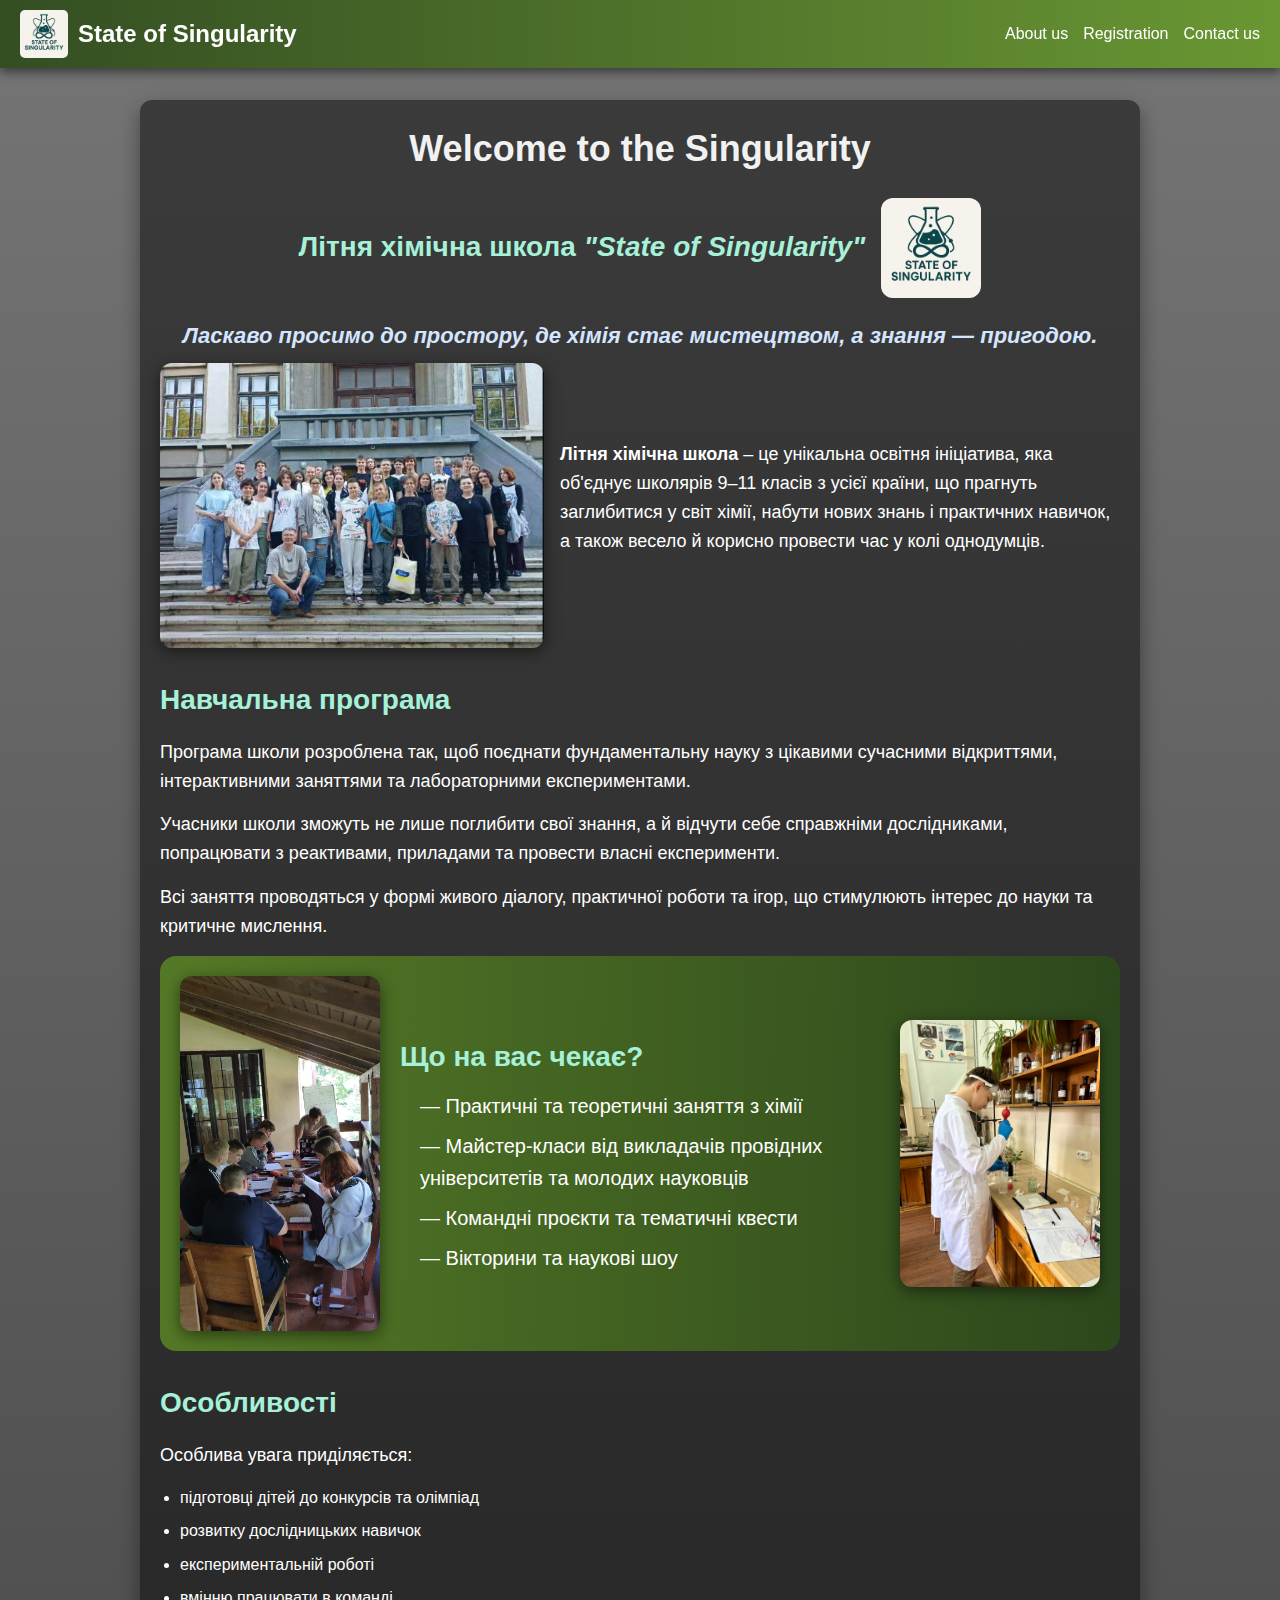
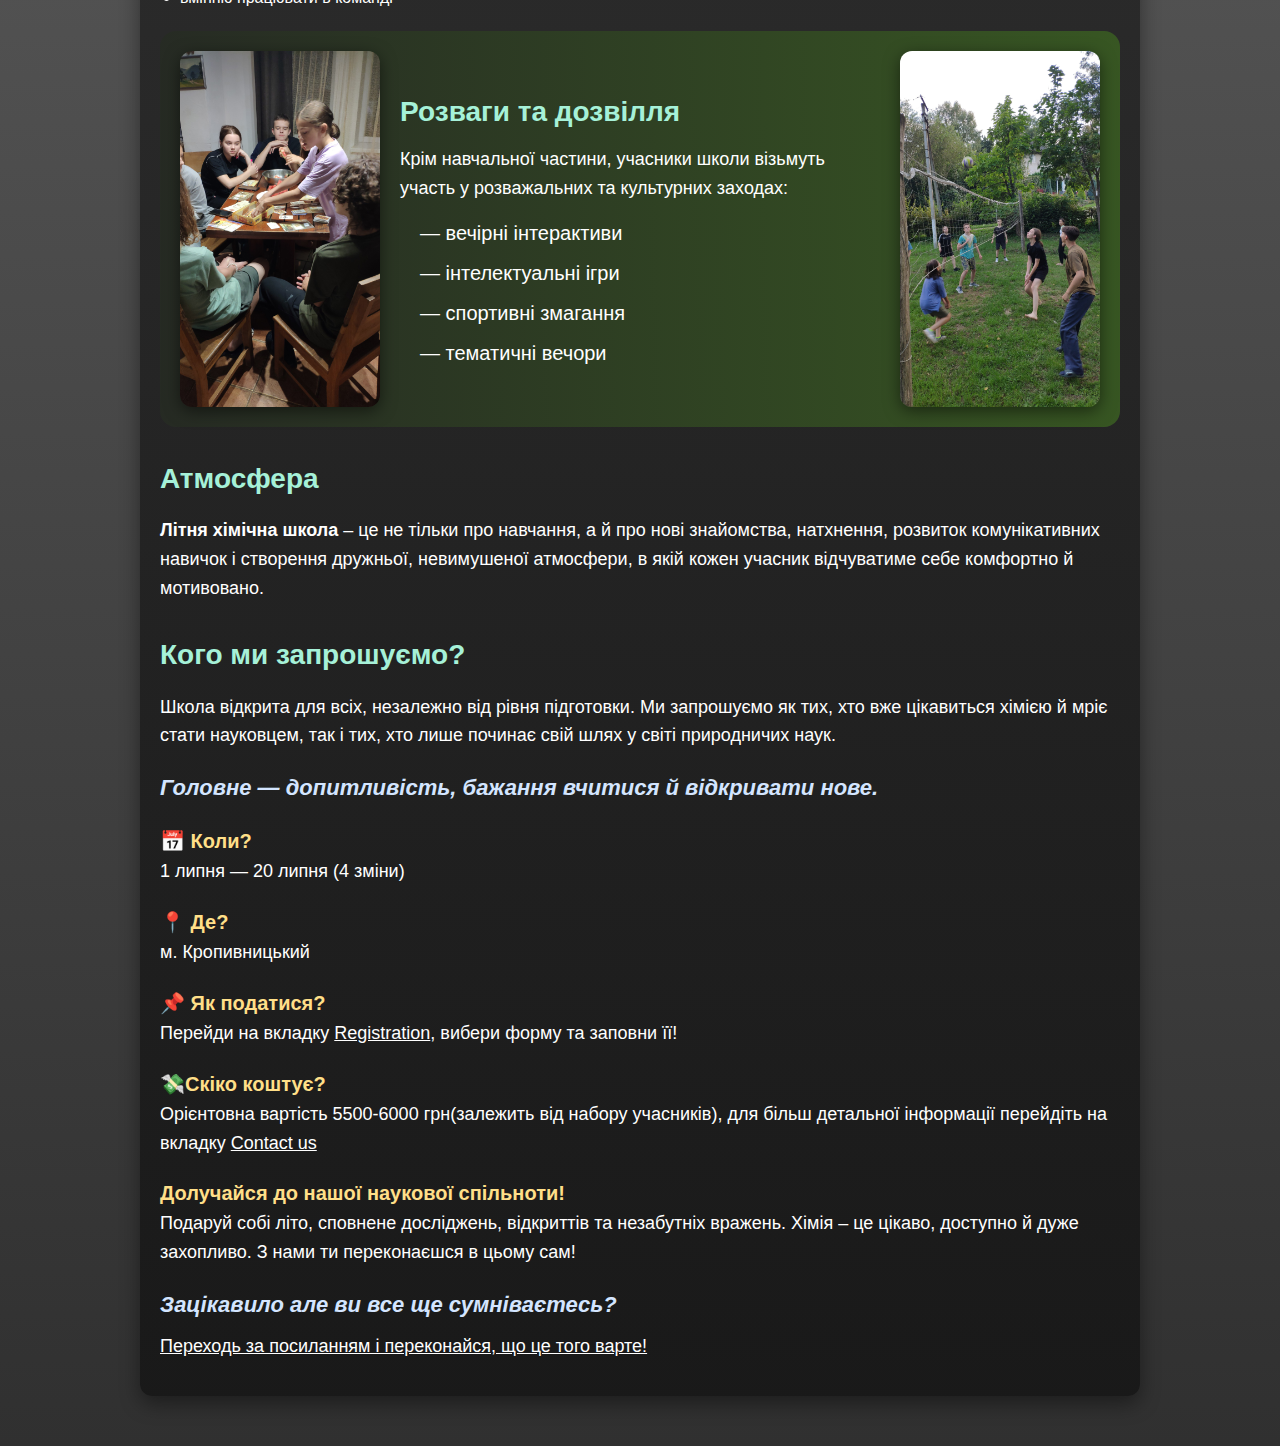
<file: index.html>
<!DOCTYPE html>
<html lang="uk">
<head>
  <meta charset="UTF-8" />
  <meta name="viewport" content="width=device-width, initial-scale=1.0"/>
  <title>State of Singularity</title>
  <link rel="stylesheet" href="style.css" />
</head>
<body>
  <header>
    <div class="header-content">
      <div class="left">
        <img src="photo/ChatGPT Image 3 мая 2025 г., 21_28_20.png" height="50" width="50" alt="Logo">
        <a href="index.html" class="logo-link">
          <h1>State of Singularity</h1>
        </a>
      </div>
      <div class="right">
        <div class="dropdown">
          <button class="dropbtn">About us</button>
          <div class="dropdown-content">
            <a href="our team.html">Our Team</a>
            <a href="our shedule.html">Our Schedule</a>
          </div>
        </div>
        <div class="dropdown">
          <button class="dropbtn">Registration</button>
          <div class="dropdown-content">
            <a href="register-kids.html">For Participants</a>
            <a href="register-workers.html">For Vacancies</a>
          </div>
        </div>
        <a href="contact.html" class="nav-link">Contact us</a>
      </div>
    </div>
  </header>

  <main>
  <h1>Welcome to the Singularity</h1>

<div style="display: flex; align-items: center; justify-content: center; gap: 16px; margin-bottom: 16px;">
  <h2 style="margin: 0;">Літня хімічна школа <em>"State of Singularity"</em></h2>
  <img src="photo/ChatGPT Image 3 мая 2025 г., 21_28_20.png" alt="Логотип" style="height: 100px; width: auto; border-radius: 12px;">
</div>

<h3 style="  text-align: center">Ласкаво просимо до простору, де хімія стає мистецтвом, а знання — пригодою.</h3>

<div style="display: flex; align-items: center; justify-content: center; gap: 16px; margin-bottom: 16px;">
  <img src="photo/школа state of singularity.jpg" style="max-height: 30%;max-width: 40%;object-fit: contain;border-radius: 12px;box-shadow: 0 4px 16px rgba(0,0,0,0.5);">
  <p><strong>Літня хімічна школа</strong> – це унікальна освітня ініціатива, яка об'єднує школярів 9–11 класів з усієї країни, що прагнуть заглибитися у світ хімії, набути нових знань і практичних навичок, а також весело й корисно провести час у колі однодумців.</p>
</div>

  <h2>Навчальна програма</h2>
  <p>Програма школи розроблена так, щоб поєднати фундаментальну науку з цікавими сучасними відкриттями, інтерактивними заняттями та лабораторними експериментами.</p>
  <p>Учасники школи зможуть не лише поглибити свої знання, а й відчути себе справжніми дослідниками, попрацювати з реактивами, приладами та провести власні експерименти.</p>

  <p>Всі заняття проводяться у формі живого діалогу, практичної роботи та ігор, що стимулюють інтерес до науки та критичне мислення.</p>
  
<div style="background: linear-gradient(to right, rgba(88, 129, 37, 0.9), rgba(45, 74, 26, 0.9)); border-radius: 16px; padding: 20px;">
  <div style="display: flex; align-items: center; justify-content: space-between; flex-wrap: wrap; gap: 20px;">
    
    <img src="photo/що вас чекає 1.jpg" style="width: 200px; height: auto; border-radius: 12px; box-shadow: 0 4px 16px rgba(0,0,0,0.5); flex-shrink: 0;">

    <div style="flex: 1; min-width: 250px; display: flex; flex-direction: column; justify-content: center; text-align: left; font-size: 20px; line-height: 1.6;">
      <h2 style="margin-bottom: 10px;">Що на вас чекає?</h2>
      <ul style="list-style-type: none; padding-left: 0;">
        <li>— Практичні та теоретичні заняття з хімії</li>
        <li>— Майстер-класи від викладачів провідних університетів та молодих науковців</li>
        <li>— Командні проєкти та тематичні квести</li>
        <li>— Вікторини та наукові шоу</li>
      </ul>
    </div>

    <img src="photo/що вас чекає 2.jpg" style="width: 200px; height: auto; border-radius: 12px; box-shadow: 0 4px 16px rgba(0,0,0,0.5); flex-shrink: 0;">
  
  </div>
</div>
  
    <h2>Особливості</h2>
        <p>Особлива увага приділяється:</p>
        <ul>
          <li>підготовці дітей до конкурсів та олімпіад</li>
          <li>розвитку дослідницьких навичок</li>
          <li>експериментальній роботі</li>
          <li>вмінню працювати в команді</li>
        </ul>

<div style="background: linear-gradient(to right, rgba(38, 43, 35, 0.9), rgba(57, 91, 34, 0.9)); border-radius: 16px; padding: 20px;">
  <div style="display: flex; align-items: center; justify-content: space-between; flex-wrap: wrap; gap: 20px;">
    
    <img src="photo/особливості 1.jpg" style="width: 200px; height: auto; border-radius: 12px; box-shadow: 0 4px 16px rgba(0,0,0,0.5); flex-shrink: 0;">

    <div style="flex: 1; min-width: 250px; display: flex; flex-direction: column; justify-content: center; text-align: left; font-size: 20px; line-height: 1.6;">
      <h2 style="margin-bottom: 10px;">Розваги та дозвілля</h2>
      <p>Крім навчальної частини, учасники школи візьмуть участь у розважальних та культурних заходах:</p>
      <ul style="list-style-type: none; padding-left: 0;">
        <li>— вечірні інтерактиви</li>
        <li>— інтелектуальні ігри</li>
        <li>— спортивні змагання</li>
        <li>— тематичні вечори</li>
      </ul>
    </div>

    <img src="photo/особливості 2.jpg" style="width: 200px; height: auto; border-radius: 12px; box-shadow: 0 4px 16px rgba(0,0,0,0.5); flex-shrink: 0;">
  
  </div>
</div>


  <h2>Атмосфера</h2>
  <p><strong>Літня хімічна школа</strong> – це не тільки про навчання, а й про нові знайомства, натхнення, розвиток комунікативних навичок і створення дружньої, невимушеної атмосфери, в якій кожен учасник відчуватиме себе комфортно й мотивовано.</p>

  <h2>Кого ми запрошуємо?</h2>
  <p>Школа відкрита для всіх, незалежно від рівня підготовки. Ми запрошуємо як тих, хто вже цікавиться хімією й мріє стати науковцем, так і тих, хто лише починає свій шлях у світі природничих наук.</p>

  <h3>Головне — допитливість, бажання вчитися й відкривати нове.</h3>
  <h4>📅 Коли?</h4>
    <p>1 липня — 20 липня (4 зміни)</p>

    <h4>📍 Де?</h4>
    <p>м. Кропивницький</p>

    <h4>📌 Як податися?</h4>
    <p>
      Перейди на вкладку <a href="register-kids.html" style="color: inherit;">Registration</a>, вибери форму та заповни її!
    </p>

    <h4>💸Скіко коштує?</h4>
    <p>Орієнтовна вартість 5500-6000 грн(залежить від набору учасників), для більш детальної інформації перейдіть на вкладку <a href="contact.html" style="color: inherit;">Contact us</a></p>
  
  <h4>Долучайся до нашої наукової спільноти!</h4>
  <p>Подаруй собі літо, сповнене досліджень, відкриттів та незабутніх вражень. Хімія – це цікаво, доступно й дуже захопливо. З нами ти переконаєшся в цьому сам!</p>
    <h3>Зацікавило але ви все ще сумніваєтесь? </h3>
    <p><a href="our shedule.html" style="color: inherit;">Переходь за посиланням і переконайся, що це того варте!</a></p>
  </main>
</body>
</html>
</file>
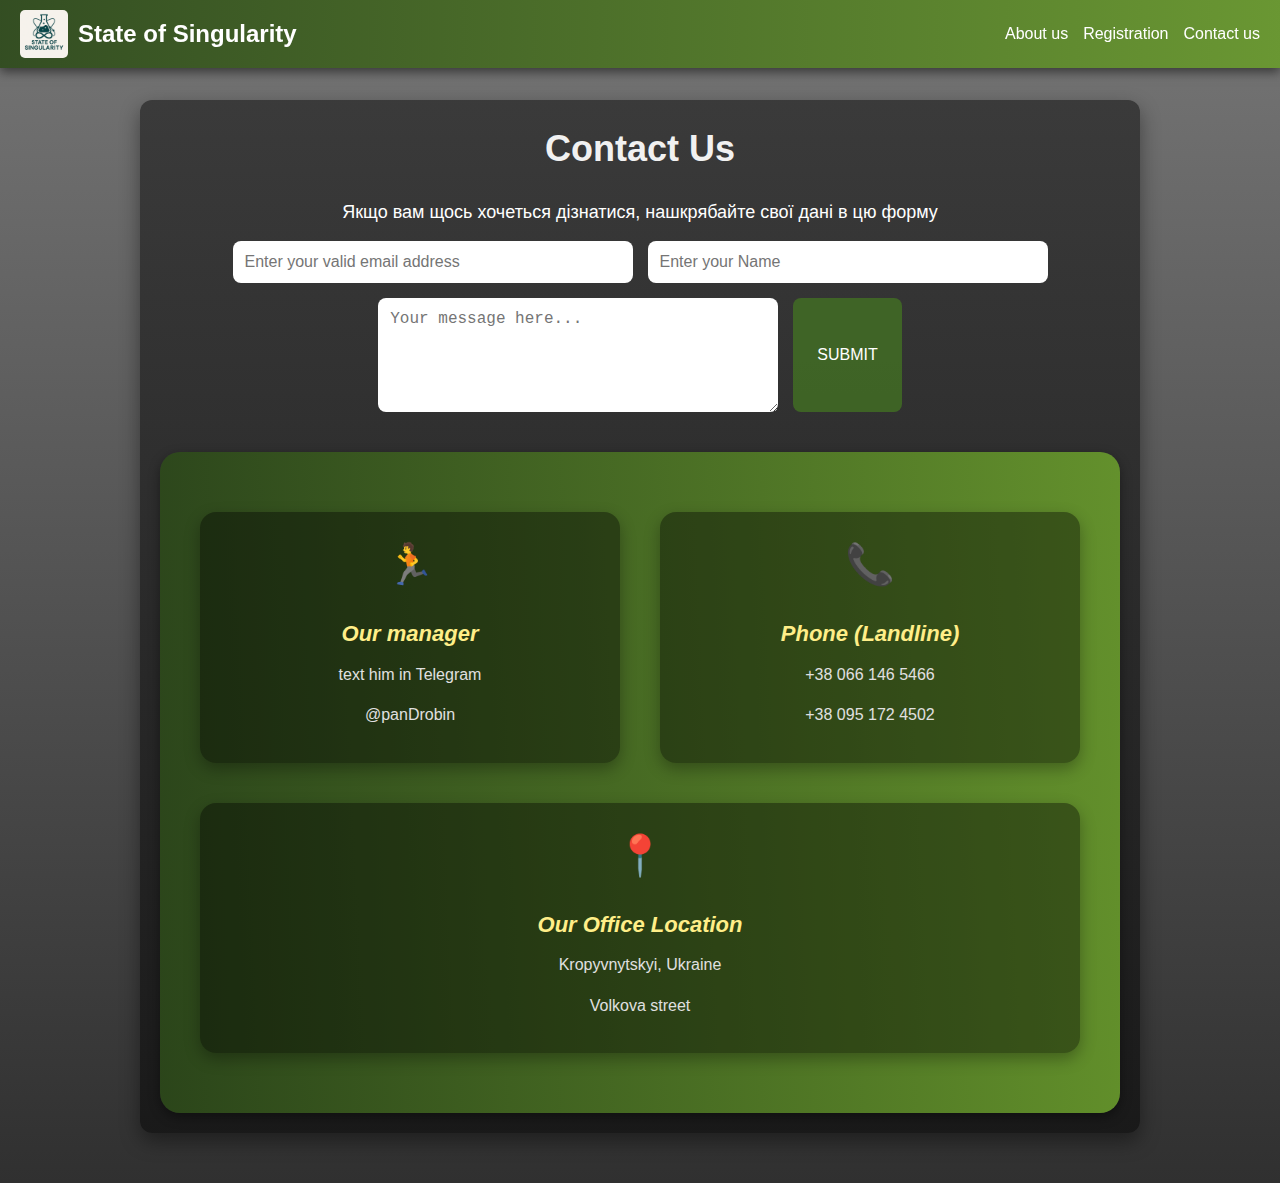
<file: contact.html>
<!DOCTYPE html>
<html lang="en">
<head>
    <meta charset="UTF-8">
    <meta name="viewport" content="width=device-width, initial-scale=1.0">
    <title>Document</title>
    <link rel="stylesheet" href="style.css" />
    <style>
      main p{
        text-align: center;
      }
    </style>
</head>
<body>
  <header>
    <div class="header-content">
      <div class="left">
        <img src="photo/ChatGPT Image 3 мая 2025 г., 21_28_20.png" height="50" width="50" alt="Logo">
        <a href="index.html" class="logo-link">
          <h1>State of Singularity</h1>
        </a>
      </div>
      <div class="right">
        <div class="dropdown">
          <button class="dropbtn">About us</button>
          <div class="dropdown-content">
            <a href="our team.html">Our Team</a>
            <a href="our shedule.html">Our Schedule</a>
          </div>
        </div>
        <div class="dropdown">
          <button class="dropbtn">Registration</button>
          <div class="dropdown-content">
            <a href="register-kids.html">For Participants</a>
            <a href="register-workers.html">For Vacancies</a>
          </div>
        </div>
        <a href="contact.html" class="nav-link">Contact us</a>
      </div>
    </div>
  </header>
      <main>
        <h1>Contact Us</h1>
        <p>Якщо вам щось хочеться дізнатися, нашкрябайте свої дані в цю форму</p>
        <form action="https://formsubmit.co/zhytnii2377@nauklit.kr.ua" method="POST" class="contact-form">
          <input type="email" name="email" placeholder="Enter your valid email address" required>
          <input type="text" name="name" placeholder="Enter your Name" required>
          <textarea name="message" placeholder="Your message here..." rows="5" required></textarea>
          <button type="submit">SUBMIT</button>
        </form>
        <div class="contact-container">
          <div class="contact-box">
            <div class="contact-icon">🏃</div>
            <h3>Our manager</h3>
            <p>text him in Telegram</p>
            <p>@panDrobin</p>
          </div>
          <div class="contact-box">
            <div class="contact-icon">📞</div>
            <h3>Phone (Landline)</h3>
            <p>+38 066 146 5466</p>
            <p>+38 095 172 4502</p>
          </div>
          <div class="contact-box">
            <div class="contact-icon">📍</div>
            <h3>Our Office Location</h3>
            <p>Kropyvnytskyi, Ukraine</p>
            <p>Volkova street</p>
          </div>
        </div>
      </main>
    </body>
</html>
</file>
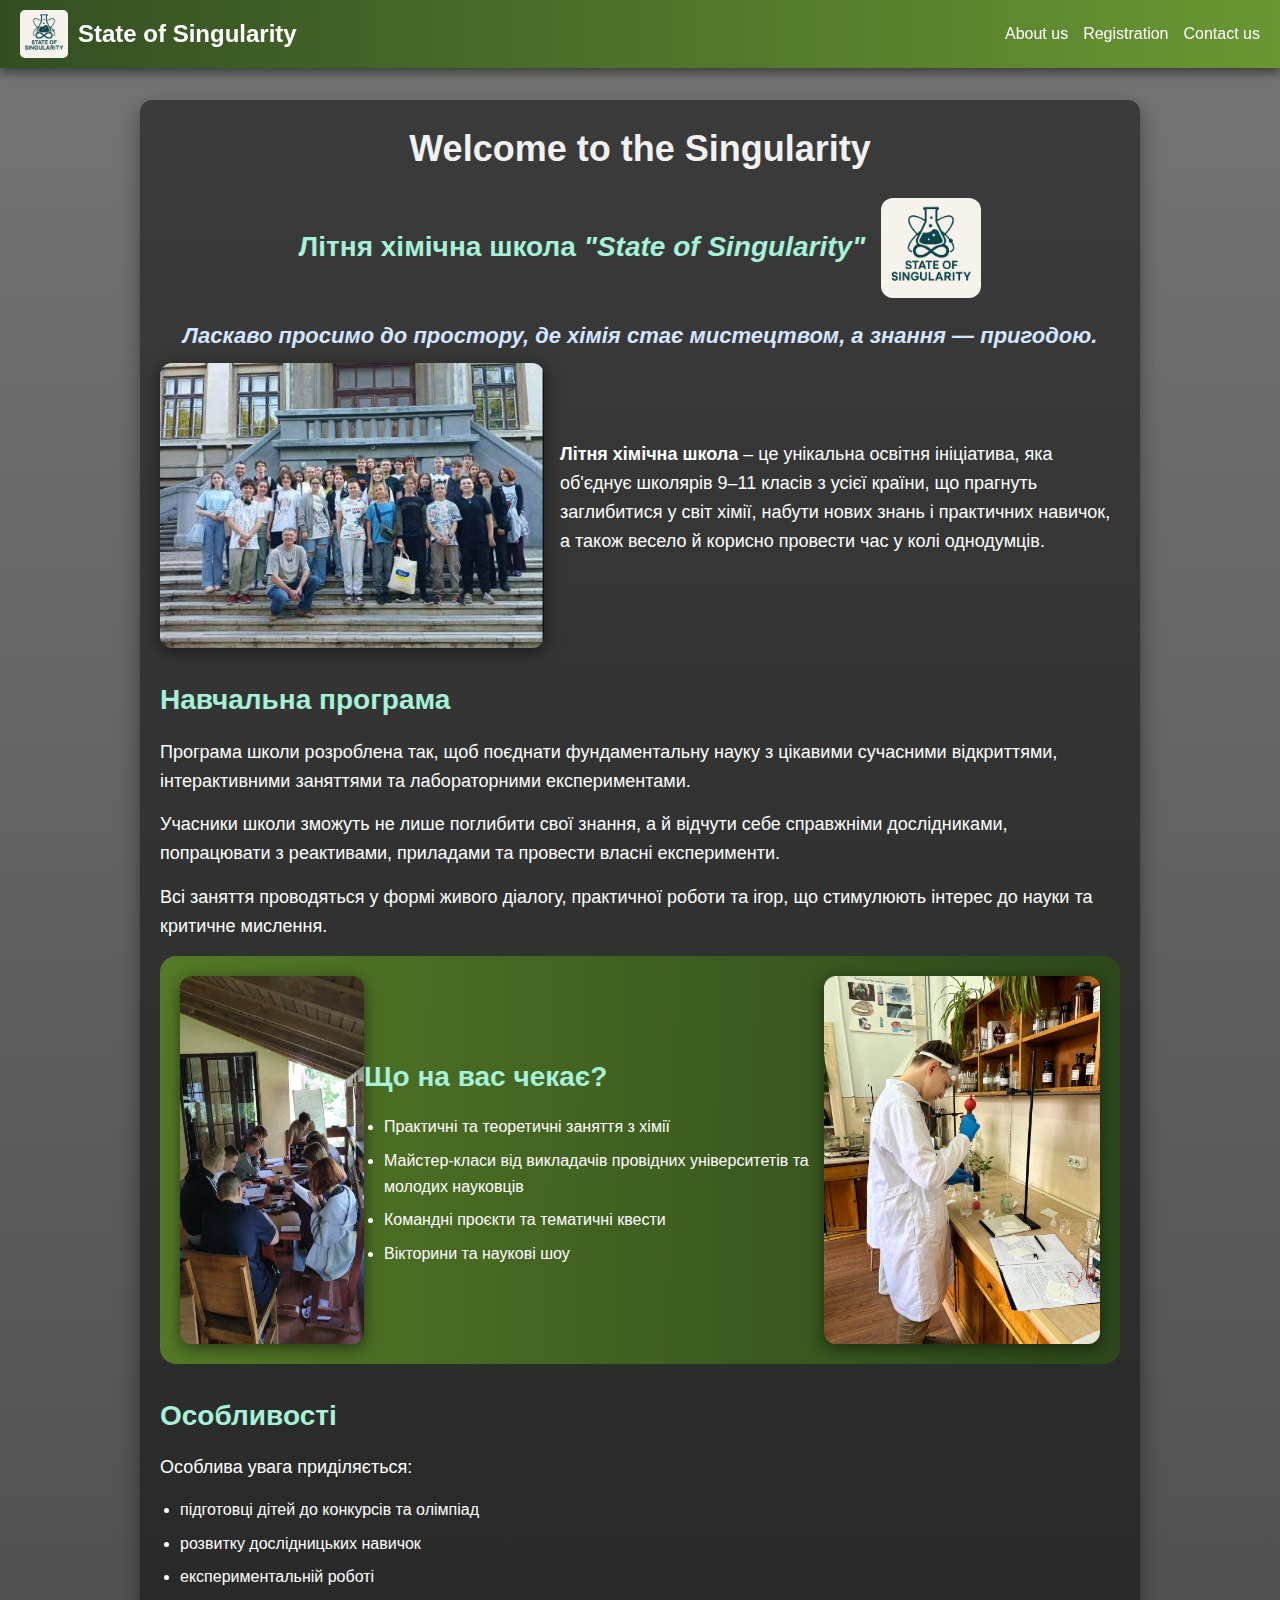
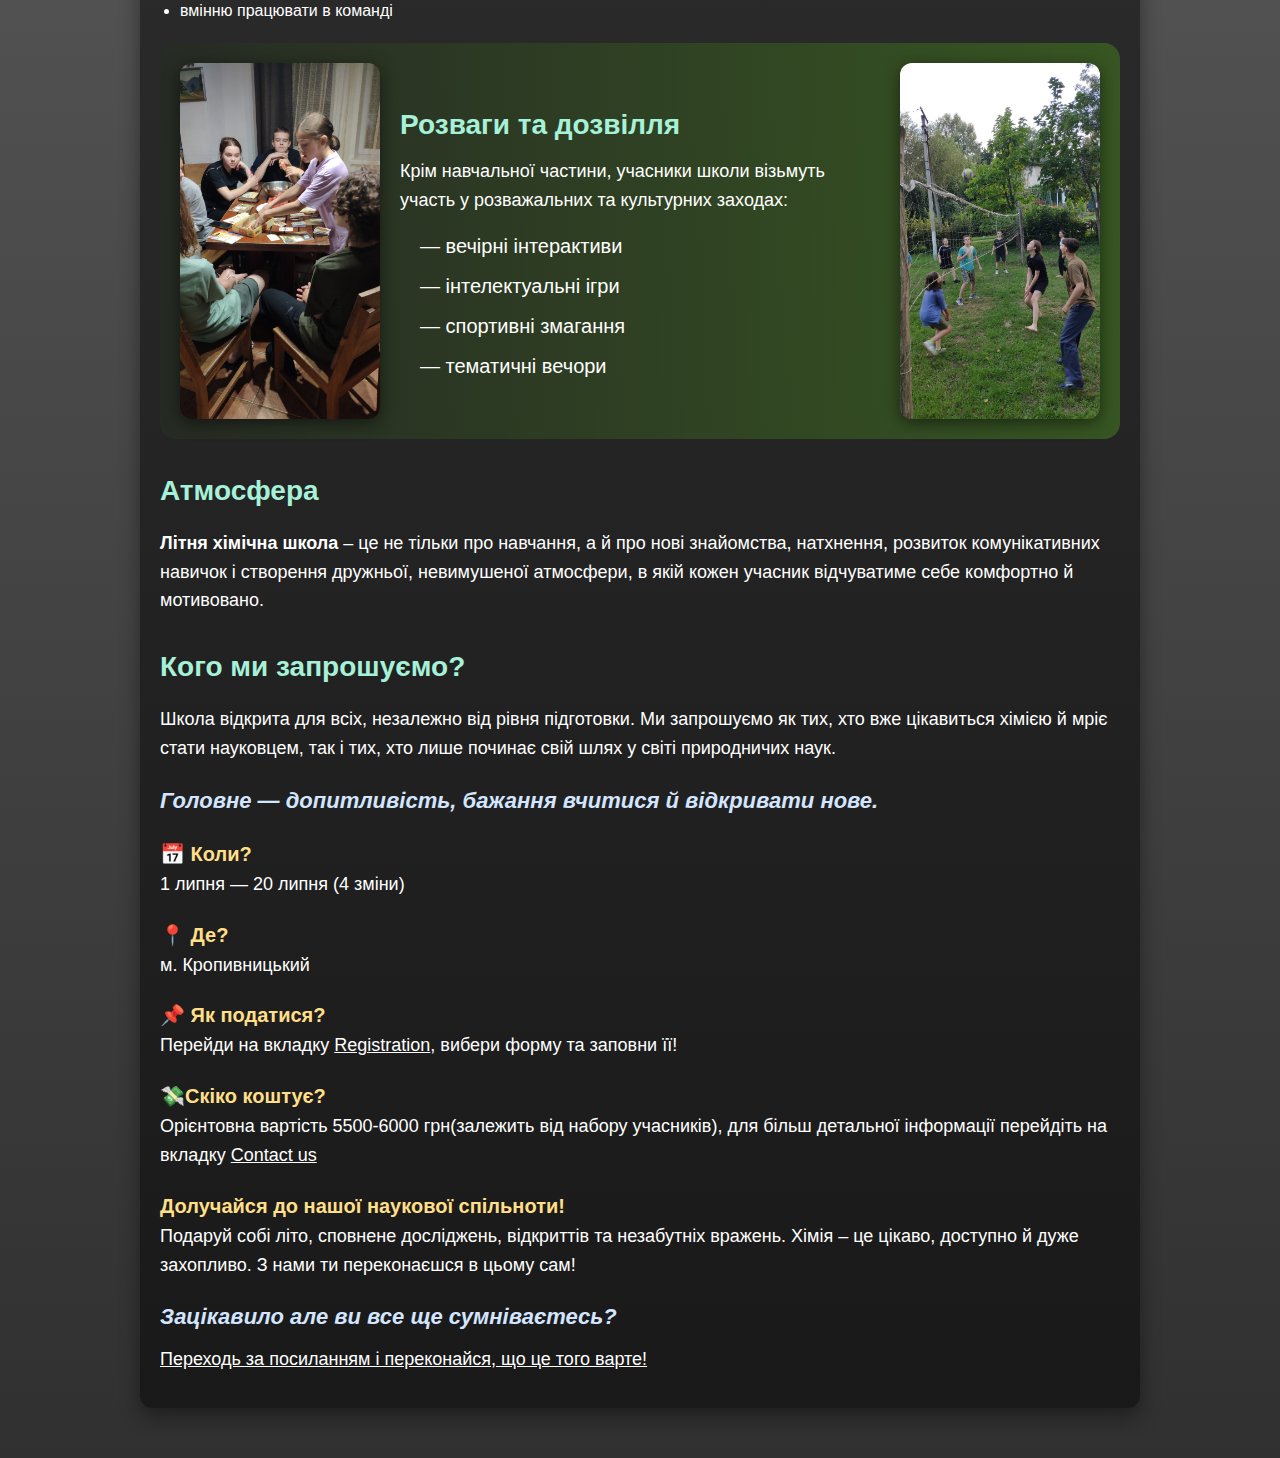
<file: main.html>
<!DOCTYPE html>
<html lang="uk">
<head>
  <meta charset="UTF-8" />
  <meta name="viewport" content="width=device-width, initial-scale=1.0"/>
  <title>State of Singularity</title>
  <link rel="stylesheet" href="style.css" />
</head>
<body>
  <header>
    <div class="header-content">
      <div class="left">
        <img src="photo/ChatGPT Image 3 мая 2025 г., 21_28_20.png" height="50" width="50" alt="Logo">
        <a href="main.html" class="logo-link">
          <h1>State of Singularity</h1>
        </a>
      </div>
      <div class="right">
        <div class="dropdown">
          <button class="dropbtn">About us</button>
          <div class="dropdown-content">
            <a href="our team.html">Our Team</a>
            <a href="our shedule.html">Our Schedule</a>
          </div>
        </div>
        <div class="dropdown">
          <button class="dropbtn">Registration</button>
          <div class="dropdown-content">
            <a href="register-kids.html">For Participants</a>
            <a href="register-workers.html">For Vacancies</a>
          </div>
        </div>
        <a href="contact.html" class="nav-link">Contact us</a>
      </div>
    </div>
  </header>

  <main>
  <h1>Welcome to the Singularity</h1>

<div style="display: flex; align-items: center; justify-content: center; gap: 16px; margin-bottom: 16px;">
  <h2 style="margin: 0;">Літня хімічна школа <em>"State of Singularity"</em></h2>
  <img src="photo/ChatGPT Image 3 мая 2025 г., 21_28_20.png" alt="Логотип" style="height: 100px; width: auto; border-radius: 12px;">
</div>

<h3 style="  text-align: center">Ласкаво просимо до простору, де хімія стає мистецтвом, а знання — пригодою.</h3>

<div style="display: flex; align-items: center; justify-content: center; gap: 16px; margin-bottom: 16px;">
  <img src="photo/школа state of singularity.jpg" style="max-height: 30%;max-width: 40%;object-fit: contain;border-radius: 12px;box-shadow: 0 4px 16px rgba(0,0,0,0.5);">
  <p><strong>Літня хімічна школа</strong> – це унікальна освітня ініціатива, яка об'єднує школярів 9–11 класів з усієї країни, що прагнуть заглибитися у світ хімії, набути нових знань і практичних навичок, а також весело й корисно провести час у колі однодумців.</p>
</div>

  <h2>Навчальна програма</h2>
  <p>Програма школи розроблена так, щоб поєднати фундаментальну науку з цікавими сучасними відкриттями, інтерактивними заняттями та лабораторними експериментами.</p>
  <p>Учасники школи зможуть не лише поглибити свої знання, а й відчути себе справжніми дослідниками, попрацювати з реактивами, приладами та провести власні експерименти.</p>

  <p>Всі заняття проводяться у формі живого діалогу, практичної роботи та ігор, що стимулюють інтерес до науки та критичне мислення.</p>
  
  <div style="background: linear-gradient(to right,rgba(88, 129, 37, 0.9),rgb(45, 74, 26,0.9));border-radius: 16px;padding: 20px;margin-bottom: 20px;">
    <div style="display: flex;align-items: stretch; justify-content: space-between;">
      <img src="photo/що вас чекає 1.jpg" style="max-height: 10%;max-width: 20%; border-radius: 12px;box-shadow: 0 4px 16px rgba(0,0,0,0.5);">
      <div style="display: flex;flex-direction: column;justify-content: center;text-align: left;font-size: 100%;line-height: 1.6;">
        <h2>Що на вас чекає?</h2>
        <ul>
        <li>Практичні та теоретичні заняття з хімії</li>
        <li>Майстер-класи від викладачів провідних університетів та молодих науковців</li>
        <li>Командні проєкти та тематичні квести</li>
        <li>Вікторини та наукові шоу</li>
      </ul>
      </div>
      <img src="photo/що вас чекає 2.jpg" style="max-height: 10%;max-width: 30%;;border-radius: 12px;box-shadow: 0 4px 16px rgba(0,0,0,0.5);">
    </div>
  </div>
  
  <h2>Особливості</h2>
        <p>Особлива увага приділяється:</p>
        <ul>
          <li>підготовці дітей до конкурсів та олімпіад</li>
          <li>розвитку дослідницьких навичок</li>
          <li>експериментальній роботі</li>
          <li>вмінню працювати в команді</li>
        </ul>

  <div style="background: linear-gradient(to right, rgba(38, 43, 35, 0.9), rgba(57, 91, 34, 0.9)); border-radius: 16px; padding: 20px;">
  <div style="display: flex; align-items: center; justify-content: space-between; flex-wrap: wrap; gap: 20px;">
    
    <img src="photo/особливості 1.jpg" style="width: 200px; height: auto; border-radius: 12px; box-shadow: 0 4px 16px rgba(0,0,0,0.5); flex-shrink: 0;">

    <div style="flex: 1; min-width: 250px; display: flex; flex-direction: column; justify-content: center; text-align: left; font-size: 20px; line-height: 1.6;">
      <h2 style="margin-bottom: 10px;">Розваги та дозвілля</h2>
      <p>Крім навчальної частини, учасники школи візьмуть участь у розважальних та культурних заходах:</p>
      <ul style="list-style-type: none; padding-left: 0;">
        <li>— вечірні інтерактиви</li>
        <li>— інтелектуальні ігри</li>
        <li>— спортивні змагання</li>
        <li>— тематичні вечори</li>
      </ul>
    </div>

    <img src="photo/особливості 2.jpg" style="width: 200px; height: auto; border-radius: 12px; box-shadow: 0 4px 16px rgba(0,0,0,0.5); flex-shrink: 0;">
  
  </div>
</div>


  <h2>Атмосфера</h2>
  <p><strong>Літня хімічна школа</strong> – це не тільки про навчання, а й про нові знайомства, натхнення, розвиток комунікативних навичок і створення дружньої, невимушеної атмосфери, в якій кожен учасник відчуватиме себе комфортно й мотивовано.</p>

  <h2>Кого ми запрошуємо?</h2>
  <p>Школа відкрита для всіх, незалежно від рівня підготовки. Ми запрошуємо як тих, хто вже цікавиться хімією й мріє стати науковцем, так і тих, хто лише починає свій шлях у світі природничих наук.</p>

  <h3>Головне — допитливість, бажання вчитися й відкривати нове.</h3>
  <h4>📅 Коли?</h4>
    <p>1 липня — 20 липня (4 зміни)</p>

    <h4>📍 Де?</h4>
    <p>м. Кропивницький</p>

    <h4>📌 Як податися?</h4>
    <p>
      Перейди на вкладку <a href="register-kids.html" style="color: inherit;">Registration</a>, вибери форму та заповни її!
    </p>

    <h4>💸Скіко коштує?</h4>
    <p>Орієнтовна вартість 5500-6000 грн(залежить від набору учасників), для більш детальної інформації перейдіть на вкладку <a href="contact.html" style="color: inherit;">Contact us</a></p>
  
  <h4>Долучайся до нашої наукової спільноти!</h4>
  <p>Подаруй собі літо, сповнене досліджень, відкриттів та незабутніх вражень. Хімія – це цікаво, доступно й дуже захопливо. З нами ти переконаєшся в цьому сам!</p>
    <h3>Зацікавило але ви все ще сумніваєтесь? </h3>
    <p><a href="our shedule.html" style="color: inherit;">Переходь за посиланням і переконайся, що це того варте!</a></p>
  </main>
</body>
</html>
</file>
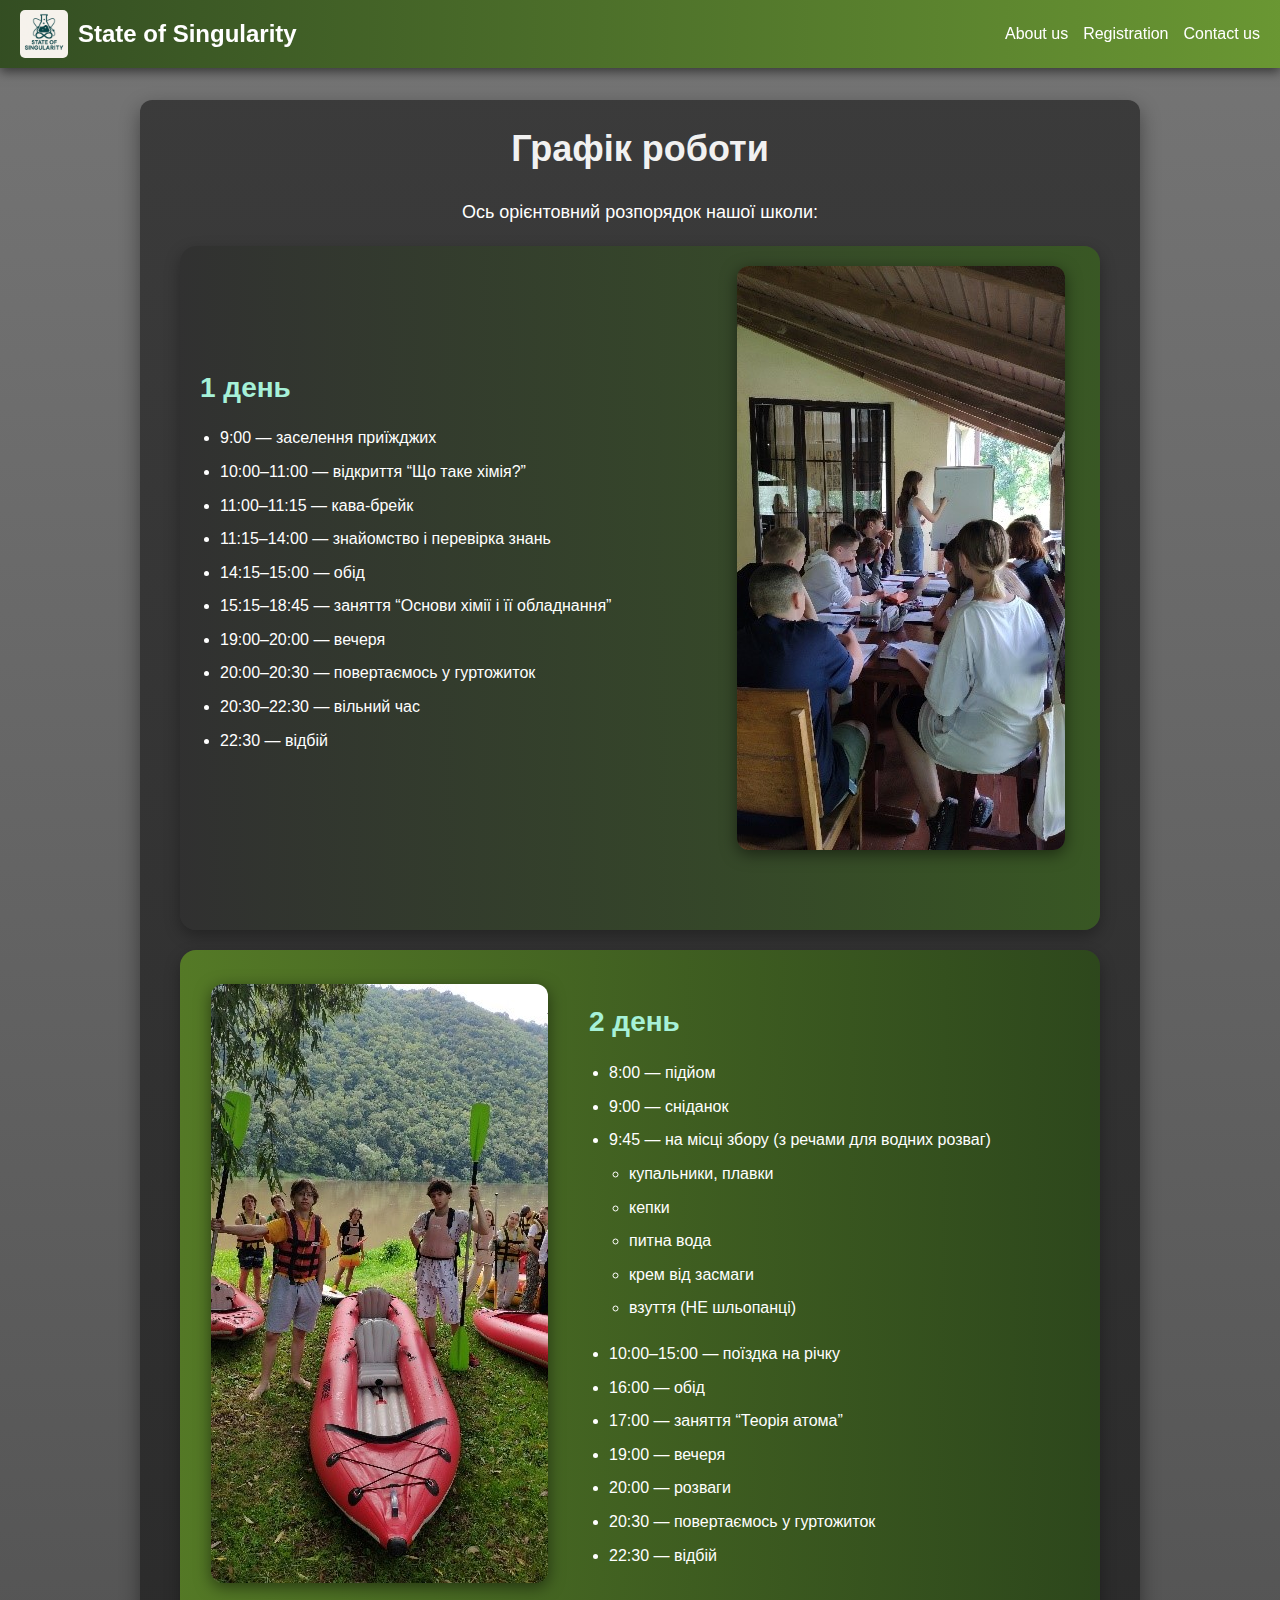
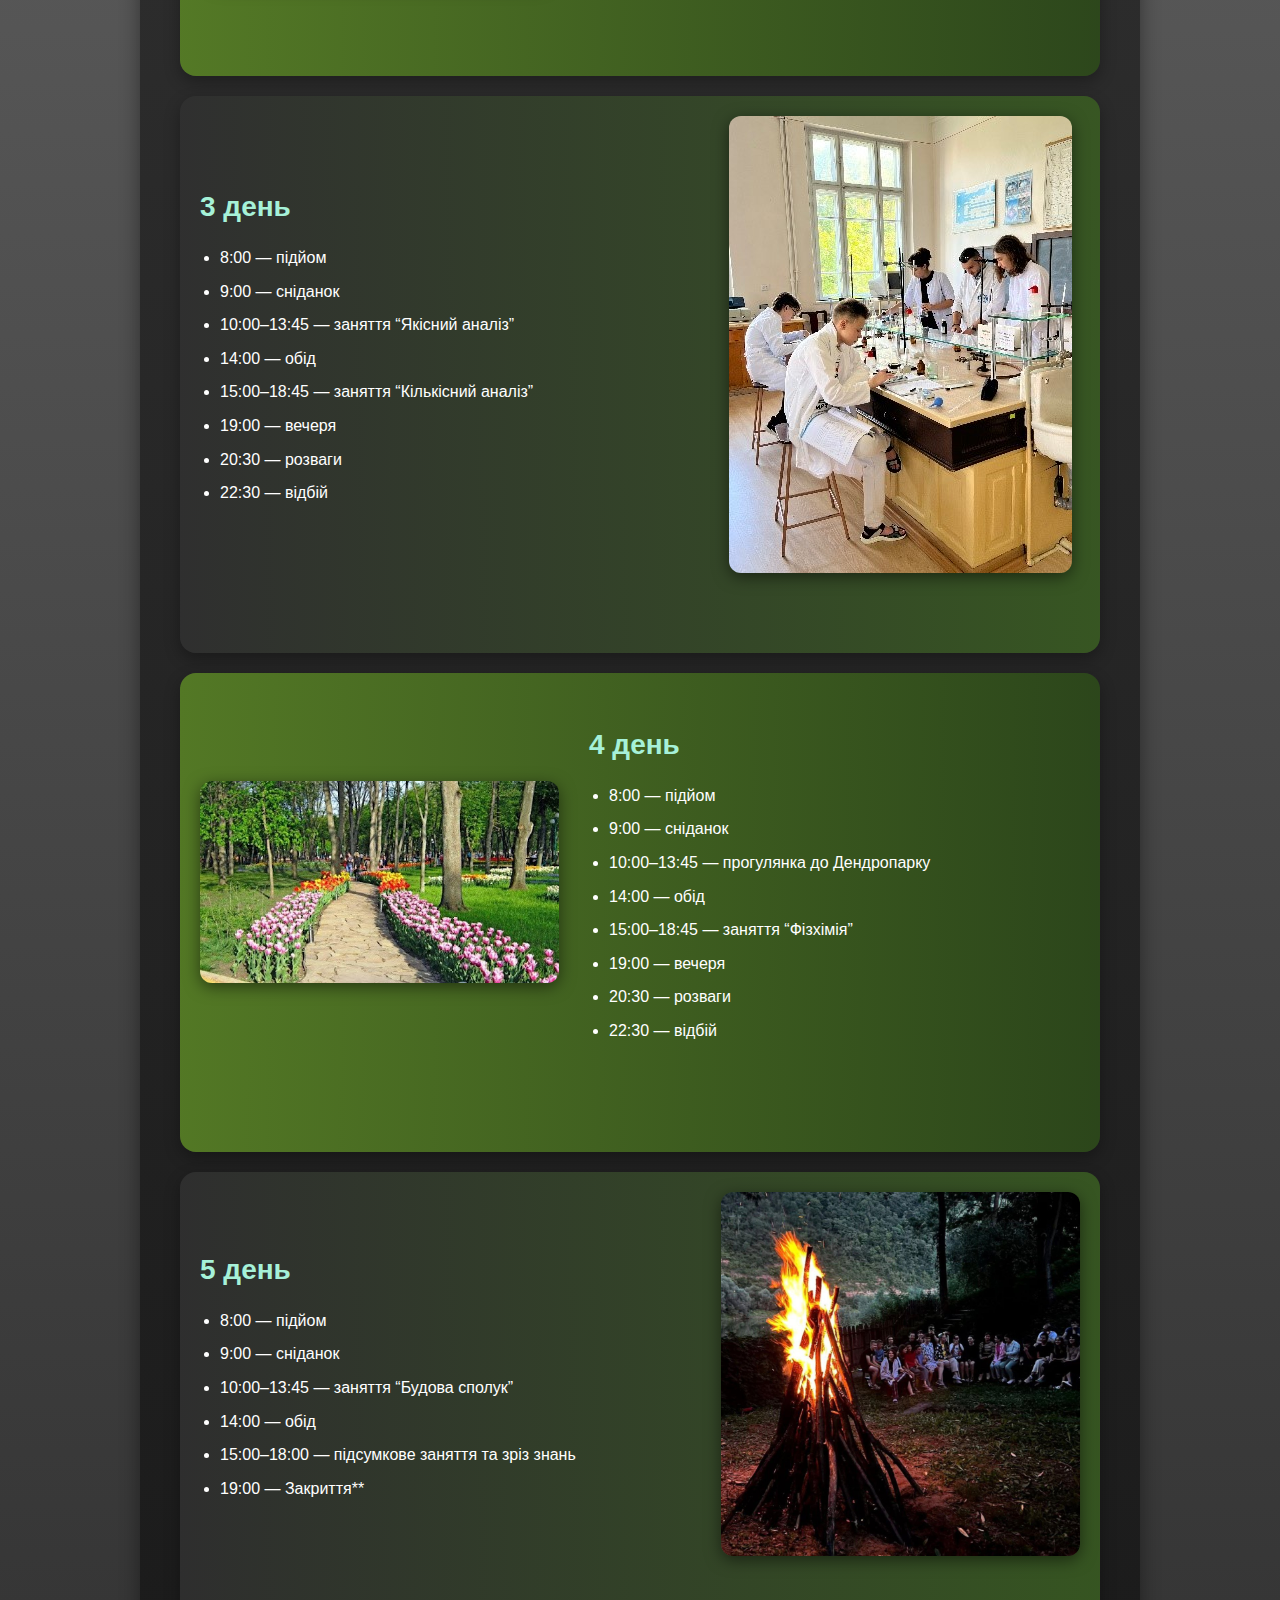
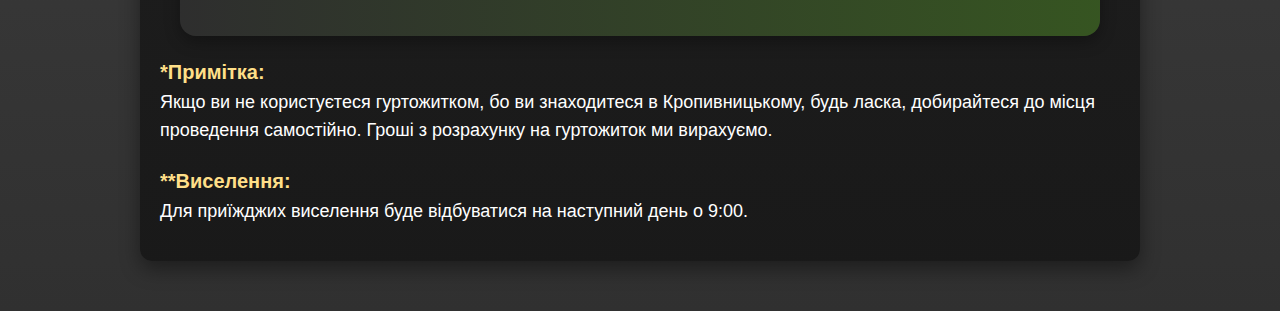
<file: our shedule.html>
<!DOCTYPE html>
<html lang="uk">
<head>
  <meta charset="UTF-8" />
  <meta name="viewport" content="width=device-width, initial-scale=1.0"/>
  <title>State of Singularity</title>
  <link rel="stylesheet" href="style.css" />
  
</head>
<body>
  <header>
    <div class="header-content">
      <div class="left">
        <img src="photo/ChatGPT Image 3 мая 2025 г., 21_28_20.png" height="50" width="50" alt="Logo">
        <a href="index.html" class="logo-link">
          <h1>State of Singularity</h1>
        </a>
      </div>
      <div class="right">
        <div class="dropdown">
          <button class="dropbtn">About us</button>
          <div class="dropdown-content">
            <a href="our team.html">Our Team</a>
            <a href="our shedule.html">Our Schedule</a>
          </div>
        </div>
        <div class="dropdown">
          <button class="dropbtn">Registration</button>
          <div class="dropdown-content">
            <a href="register-kids.html">For Participants</a>
            <a href="register-workers.html">For Vacancies</a>
          </div>
        </div>
        <a href="contact.html" class="nav-link">Contact us</a>
      </div>
    </div>
  </header>

 <main>
  <h1>Графік роботи</h1>
  <p style="text-align: center;">Ось орієнтовний розпорядок нашої школи:</p>

  <div class="day-box-left">
    <div class="day-container left-text">
      <div class="text">
        <h2>1 день</h2>
        <ul>
          <li>9:00 — заселення приїжджих</li>
          <li>10:00–11:00 — відкриття “Що таке хімія?”</li>
          <li>11:00–11:15 — кава-брейк</li>
          <li>11:15–14:00 — знайомство і перевірка знань</li>
          <li>14:15–15:00 — обід</li>
          <li>15:15–18:45 — заняття “Основи хімії і її обладнання”</li>
          <li>19:00–20:00 — вечеря</li>
          <li>20:00–20:30 — повертаємось у гуртожиток</li>
          <li>20:30–22:30 — вільний час</li>
          <li>22:30 — відбій</li>
        </ul>
      </div>
      <div class="photo">
        <img src="photo/1 день.jpg" alt="Фото дня 1">
      </div>
    </div>
  </div>
  
  <div class="day-box-right">
    <div class="day-container text-right">
    <div class="photo">
      <img src="photo/2 день.jpg" alt="Фото дня 2">
    </div>
    <div class="text">
      <h2>2 день</h2>
      <ul>
        <li>8:00 — підйом</li>
        <li>9:00 — сніданок</li>
        <li>9:45 — на місці збору (з речами для водних розваг)</li>
        <ul>
          <li>купальники, плавки</li>
          <li>кепки</li>
          <li>питна вода</li>
          <li>крем від засмаги</li>
          <li>взуття (НЕ шльопанці)</li>
        </ul>
        <li>10:00–15:00 — поїздка на річку</li>
        <li>16:00 — обід</li>
        <li>17:00 — заняття “Теорія атома”</li>
        <li>19:00 — вечеря</li>
        <li>20:00 — розваги</li>
        <li>20:30 — повертаємось у гуртожиток</li>
        <li>22:30 — відбій</li>
      </ul>
    </div>
  </div>
  </div>

  <div class="day-box-left">
    <div class="day-container left-text">
    <div class="text">
      <h2>3 день</h2>
      <ul>
        <li>8:00 — підйом</li>
        <li>9:00 — сніданок</li>
        <li>10:00–13:45 — заняття “Якісний аналіз”</li>
        <li>14:00 — обід</li>
        <li>15:00–18:45 — заняття “Кількісний аналіз”</li>
        <li>19:00 — вечеря</li>
        <li>20:30 — розваги</li>
        <li>22:30 — відбій</li>
      </ul>
    </div>
    <div class="photo">
      <img src="photo/3 день.jpg" alt="Фото дня 3">
    </div>
  </div>
</div>
  
    <div class="day-box-right">
      <div class="day-container right-text">
        <div class="photo">
          <img src="photo/4 фото.jpg" alt="Фото дня 4">
        </div>
        <div class="text">
          <h2>4 день</h2>
          <ul>
            <li>8:00 — підйом</li>
            <li>9:00 — сніданок</li>
            <li>10:00–13:45 — прогулянка до Дендропарку</li>
            <li>14:00 — обід</li>
            <li>15:00–18:45 — заняття “Фізхімія”</li>
            <li>19:00 — вечеря</li>
            <li>20:30 — розваги</li>
            <li>22:30 — відбій</li>
          </ul>
        </div>
      </div>
    </div>
  
  <div class="day-box-left">
    <div class="day-container left-text">
    <div class="text">
      <h2>5 день</h2>
      <ul>
        <li>8:00 — підйом</li>
        <li>9:00 — сніданок</li>
        <li>10:00–13:45 — заняття “Будова сполук”</li>
        <li>14:00 — обід</li>
        <li>15:00–18:00 — підсумкове заняття та зріз знань</li>
        <li>19:00 — Закриття**</li>
      </ul>
    </div>
    <div class="photo">
      <img src="photo/5 фото.jpg" alt="Фото дня 5">
    </div>
  </div>
  </div>
  

  <h4>*Примітка:</h4>
  <p>Якщо ви не користуєтеся гуртожитком, бо ви знаходитеся в Кропивницькому, будь ласка, добирайтеся до місця проведення самостійно. Гроші з розрахунку на гуртожиток ми вирахуємо.</p>

  <h4>**Виселення:</h4>
  <p>Для приїжджих виселення буде відбуватися на наступний день о 9:00.</p>
</main>
</body>
</html>
</file>
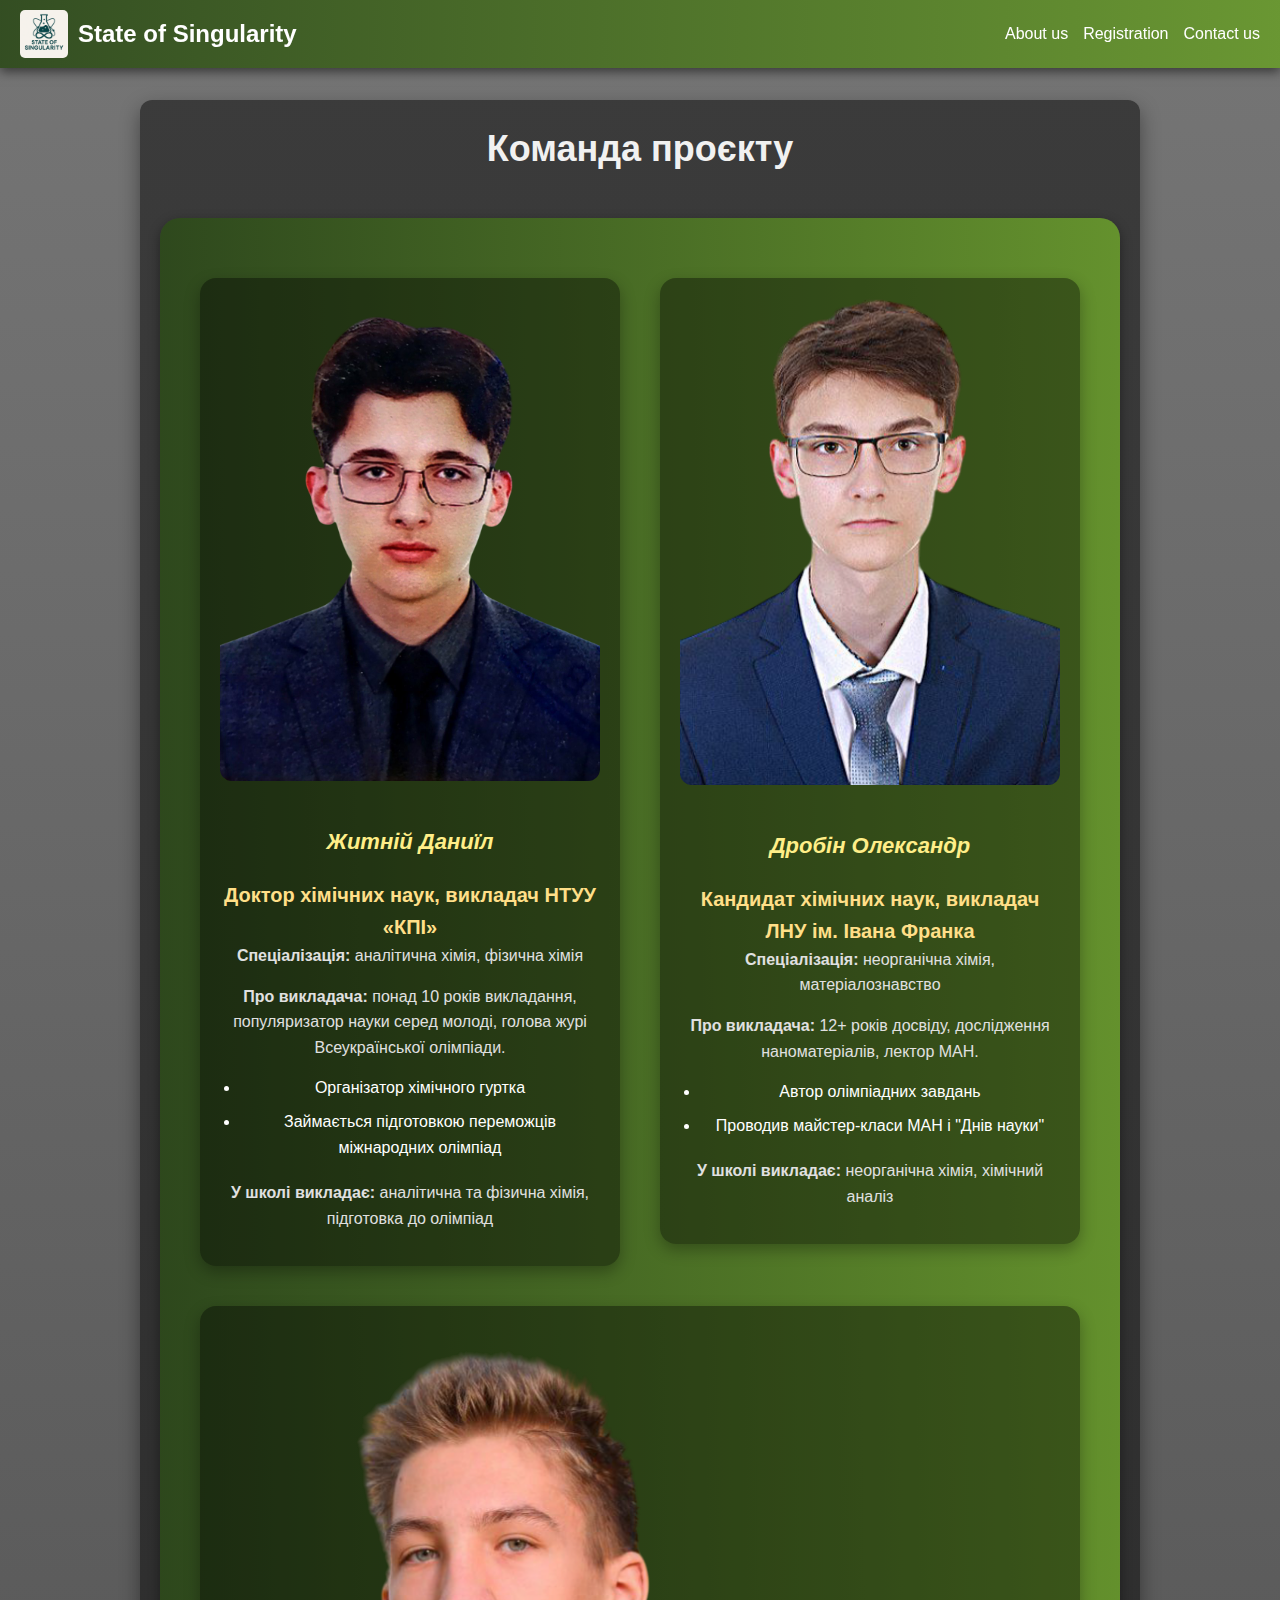
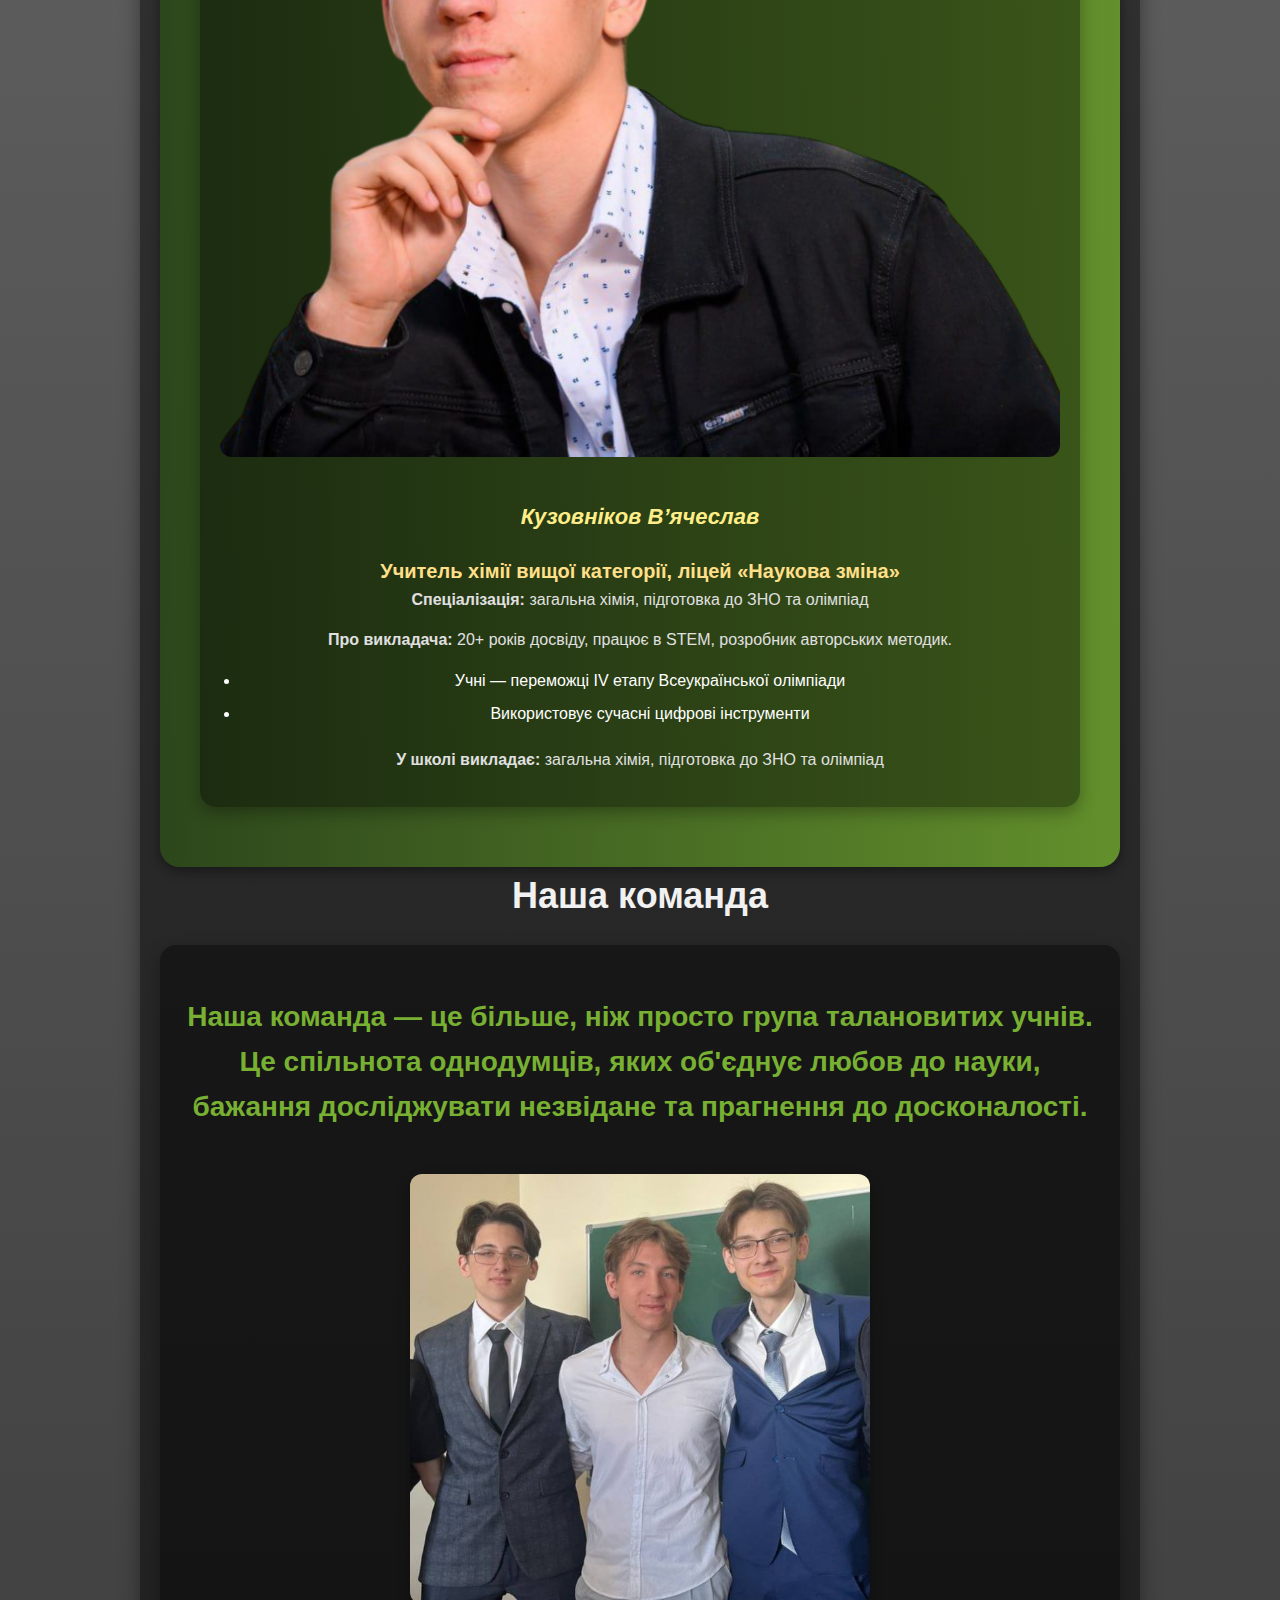
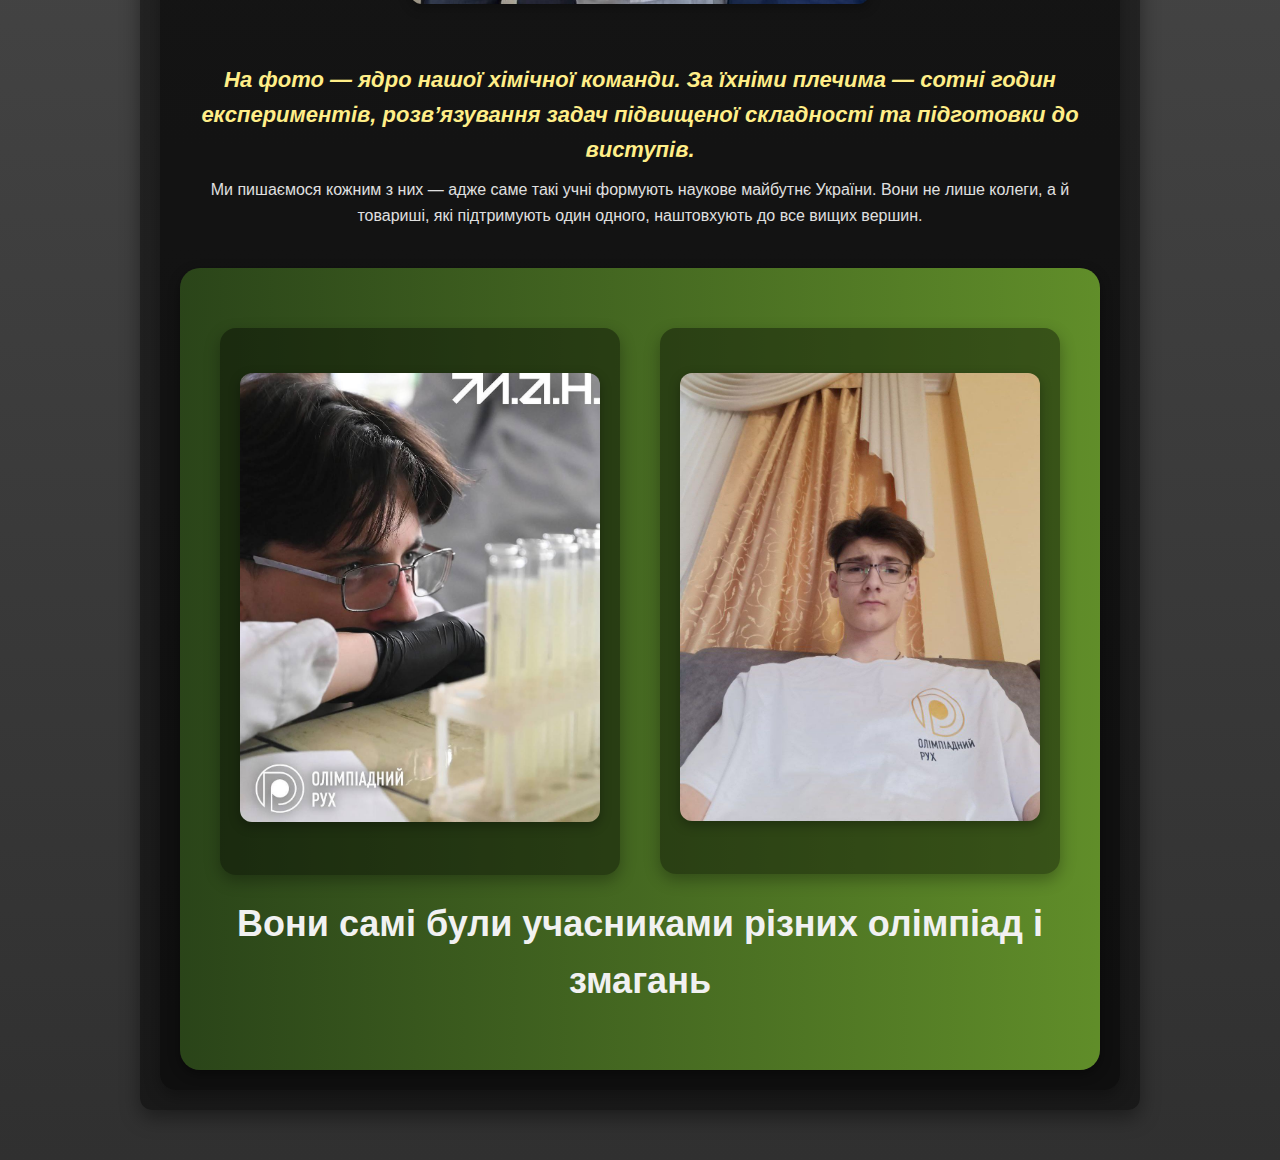
<file: our team.html>
<!DOCTYPE html>
<html lang="uk">
<head>
  <meta charset="UTF-8" />
  <meta name="viewport" content="width=device-width, initial-scale=1.0"/>
  <title>Наша команда — State of Singularity</title>
  <link rel="stylesheet" href="style.css" />
</head>
<body>
  <header>
    <div class="header-content">
      <div class="left">
        <img src="photo/ChatGPT Image 3 мая 2025 г., 21_28_20.png" height="50" width="50" alt="Logo">
        <a href="index.html" class="logo-link">
          <h1>State of Singularity</h1>
        </a>
      </div>
      <div class="right">
        <div class="dropdown">
          <button class="dropbtn">About us</button>
          <div class="dropdown-content">
            <a href="our team.html">Our Team</a>
            <a href="our shedule.html">Our Schedule</a>
          </div>
        </div>
        <div class="dropdown">
          <button class="dropbtn">Registration</button>
          <div class="dropdown-content">
            <a href="register-kids.html">For Participants</a>
            <a href="register-workers.html">For Vacancies</a>
          </div>
        </div>
        <a href="contact.html" class="nav-link">Contact us</a>
      </div>
    </div>
  </header>

  <main>
    <h1>Команда проєкту</h1>

    <section class="contact-container">
      <div class="contact-box">
        <img src="photo/даня титулка.png" alt="Житній Даниїл" style="width:100%; height:auto; border-radius:12px; margin-bottom:15px;">
        <h3>Житній Даниїл</h3>
        <h4>Доктор хімічних наук, викладач НТУУ «КПІ»</h4>
        <p><strong>Спеціалізація:</strong> аналітична хімія, фізична хімія</p>
        <p><strong>Про викладача:</strong> понад 10 років викладання, популяризатор науки серед молоді, голова журі Всеукраїнської олімпіади.</p>
        <ul>
          <li>Організатор хімічного гуртка</li>
          <li>Займається підготовкою переможців міжнародних олімпіад</li>
        </ul>
        <p><strong>У школі викладає:</strong> аналітична та фізична хімія, підготовка до олімпіад</p>
      </div>

      <div class="contact-box">
        <img src="photo/саша титулка.png" alt="Дробін Олександр" style="width:100%; height:auto; border-radius:12px; margin-bottom:15px;">
        <h3>Дробін Олександр</h3>
        <h4>Кандидат хімічних наук, викладач ЛНУ ім. Івана Франка</h4>
        <p><strong>Спеціалізація:</strong> неорганічна хімія, матеріалознавство</p>
        <p><strong>Про викладача:</strong> 12+ років досвіду, дослідження наноматеріалів, лектор МАН.</p>
        <ul>
          <li>Автор олімпіадних завдань</li>
          <li>Проводив майстер-класи МАН і "Днів науки"</li>
        </ul>
        <p><strong>У школі викладає:</strong> неорганічна хімія, хімічний аналіз</p>
      </div>

      <div class="contact-box">
        <img src="photo/слава титулка.png" alt="Кузовніков В’ячеслав" style="width:100%; height:auto; border-radius:12px; margin-bottom:15px;">
        <h3>Кузовніков В’ячеслав</h3>
        <h4>Учитель хімії вищої категорії, ліцей «Наукова зміна»</h4>
        <p><strong>Спеціалізація:</strong> загальна хімія, підготовка до ЗНО та олімпіад</p>
        <p><strong>Про викладача:</strong> 20+ років досвіду, працює в STEM, розробник авторських методик.</p>
        <ul>
          <li>Учні — переможці IV етапу Всеукраїнської олімпіади</li>
          <li>Використовує сучасні цифрові інструменти</li>
        </ul>
        <p><strong>У школі викладає:</strong> загальна хімія, підготовка до ЗНО та олімпіад</p>
      </div>
    </section>
    
  <h1>Наша команда</h1>
  <section class="contact-box" style="max-width:100%; margin: 0 auto;"> 
    <h2 style="color:rgb(119, 176, 50);">Наша команда — це більше, ніж просто група талановитих учнів. Це спільнота однодумців, яких об'єднує любов до науки, бажання досліджувати незвідане та прагнення до досконалості.</h2>
    
    <img src="photo/группа.jpg" alt="Групове фото команди" style="width:50%; border-radius:12px; margin: 30px 0; box-shadow:0 4px 12px rgba(0,0,0,0.3);">
    
    <h3>На фото — ядро нашої хімічної команди. За їхніми плечима — сотні годин експериментів, розв’язування задач підвищеної складності та підготовки до виступів.</h3>
    <p>Ми пишаємося кожним з них — адже саме такі учні формують наукове майбутнє України. Вони не лише колеги, а й товариші, які підтримують один одного, наштовхують до все вищих вершин.</p>
    
    <section class="contact-container"> 
      <div class="contact-box">
        <img src="photo/даня.jpg" alt="Учні на олімпіаді" style="width:100%; border-radius:12px; margin: 25px 0; box-shadow:0 4px 12px rgba(0,0,0,0.3);">      
      </div>
      <div class="contact-box">
        <img src="photo/саня.jpg" alt="Учасники під час змагань" style="width:100%; border-radius:12px; margin: 25px 0; box-shadow:0 4px 12px rgba(0,0,0,0.3);">      
      </div>
    <h1>Вони самі були учасниками різних олімпіад і змагань</h1>
    </section>
  
  </section>
  </main>
</body>
</html>
</file>
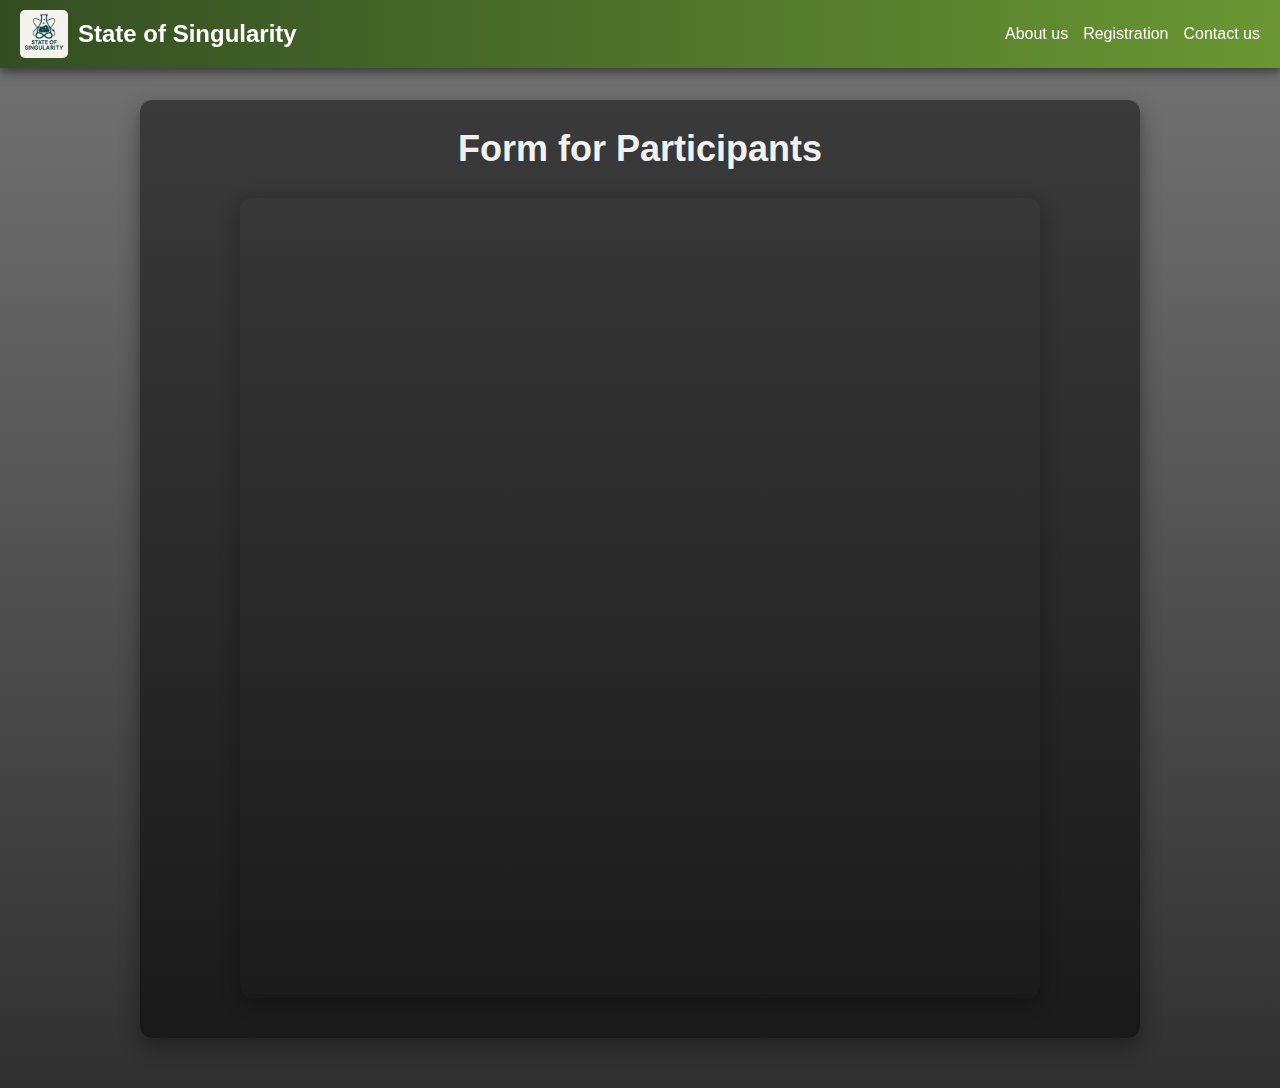
<file: register-kids.html>
<!DOCTYPE html>
<html lang="uk">
<head>
  <meta charset="UTF-8" />
  <meta name="viewport" content="width=device-width, initial-scale=1.0"/>
  <title>State of Singularity</title>
  <link rel="stylesheet" href="style.css" />
</head>
<body>
  <header>
    <div class="header-content">
      <div class="left">
        <img src="photo/ChatGPT Image 3 мая 2025 г., 21_28_20.png" height="50" width="50" alt="Logo">
        <a href="index.html" class="logo-link">
          <h1>State of Singularity</h1>
        </a>
      </div>
      <div class="right">
        <div class="dropdown">
          <button class="dropbtn">About us</button>
          <div class="dropdown-content">
            <a href="our team.html">Our Team</a>
            <a href="our shedule.html">Our Schedule</a>
          </div>
        </div>
        <div class="dropdown">
          <button class="dropbtn">Registration</button>
          <div class="dropdown-content">
            <a href="register-kids.html">For Participants</a>
            <a href="register-workers.html">For Vacancies</a>
          </div>
        </div>
        <a href="contact.html" class="nav-link">Contact us</a>
      </div>
    </div>
  </header>

  <main>
    <h1>Form for Participants</h1>
        <iframe src="https://docs.google.com/forms/d/e/1FAIpQLSfHDbcazq3ghd_wozKcM3MUmEM2pvgaKv_mlqtLzjMFqKTkjg/viewform?usp=dialog" class="forms">Form for children</iframe>
  </main>
</body>
</html>
</file>
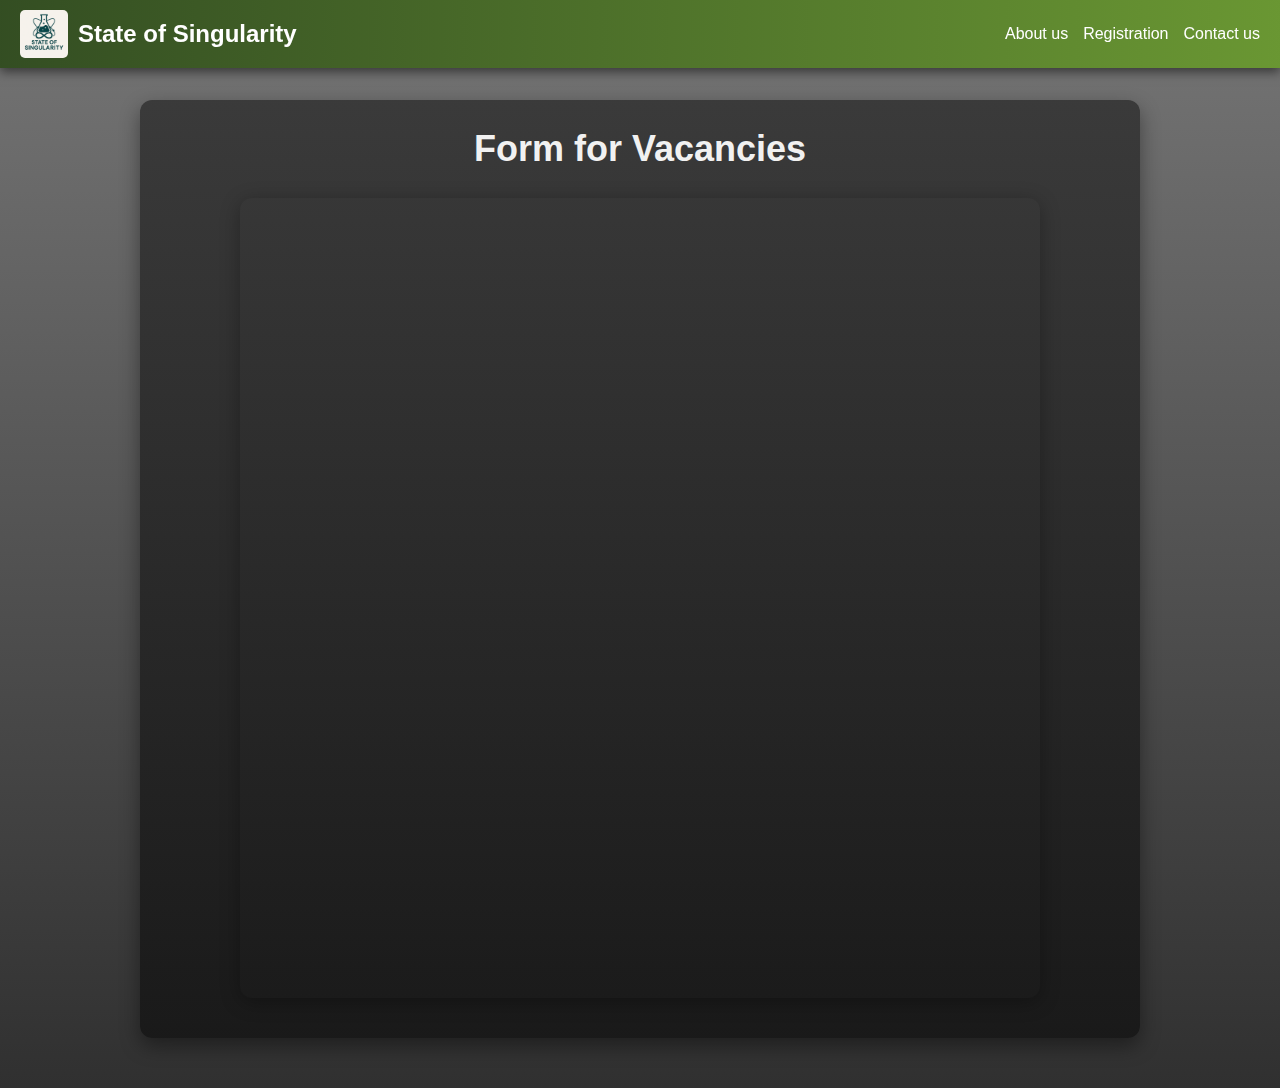
<file: register-workers.html>
<!DOCTYPE html>
<html lang="uk">
<head>
  <meta charset="UTF-8" />
  <meta name="viewport" content="width=device-width, initial-scale=1.0"/>
  <title>State of Singularity</title>
  <link rel="stylesheet" href="style.css" />
</head>
<body>
  <header>
    <div class="header-content">
      <div class="left">
        <img src="photo/ChatGPT Image 3 мая 2025 г., 21_28_20.png" height="50" width="50" alt="Logo">
        <a href="main.html" class="logo-link">
          <h1>State of Singularity</h1>
        </a>
      </div>
      <div class="right">
        <div class="dropdown">
          <button class="dropbtn">About us</button>
          <div class="dropdown-content">
            <a href="our team.html">Our Team</a>
            <a href="our shedule.html">Our Schedule</a>
          </div>
        </div>
        <div class="dropdown">
          <button class="dropbtn">Registration</button>
          <div class="dropdown-content">
            <a href="register-kids.html">For Participants</a>
            <a href="register-workers.html">For Vacancies</a>
          </div>
        </div>
        <a href="contact.html" class="nav-link">Contact us</a>
      </div>
    </div>
  </header>

  <main>
    <h1>Form for Vacancies</h1>
        <iframe src="https://docs.google.com/forms/d/e/1FAIpQLSfaVw7mlSNs5BI30mFFTDX9E0LUXFT9ukHY_l5TGovjtEjLHg/viewform?usp=dialog" class="forms">Form for children</iframe>
  </main>
</body>
</html>
</file>
<file: style.css>
/* Базова скидання */
* {
  box-sizing: border-box;
  margin: 0;
  padding: 0;
}

body {
  font-family: 'Segoe UI', Tahoma, Geneva, Verdana, sans-serif;
  background: linear-gradient(to top, rgba(48, 48, 48, 1), rgba(117, 117, 117, 1)); 
  color: white;
  line-height: 1.6;
  overflow-x: hidden;
}

/* Хедер */
header {
  position: fixed;
  top: 0;
  left: 0;
  width: 100%;
  background: linear-gradient(to left, rgba(105, 155, 44, 0.9), rgba(45, 74, 26, 0.9));
  padding: 10px 20px;
  z-index: 1000;
  box-shadow: 0 4px 10px rgba(0, 0, 0, 0.5);
}

.header-content {
  display: flex;
  justify-content: space-between;
  align-items: center;
  flex-wrap: wrap;
}

.left {
  display: flex;
  align-items: center;
  gap: 10px;
}

.left img {
  height: 48px;
  width: 48px;
  border-radius: 5px;
  object-fit: cover;
}

.left h1 {
  font-size: clamp(18px, 2vw, 24px);
  margin: 0;
  line-height: 1;
}

.logo-link {
  text-decoration: none;
  color: inherit;
}

.right {
  display: flex;
  gap: 15px;
  flex-wrap: wrap;
  align-items: center;
}

.nav-link {
  text-decoration: none;
  color: white;
  font-size: 16px;
  transition: color 0.3s;
}

.nav-link:hover {
  color: #ffee88;
}

/* Основний контент */
main {
  margin: 100px auto 50px auto;
  width: 100%;
  max-width: 1000px;
  padding: 20px;
  border-radius: 12px;
  background: linear-gradient(to bottom, rgba(49, 49, 49, 0.85), rgba(21, 21, 21, 0.85));
  box-shadow: 0 8px 20px rgba(0, 0, 0, 0.4);
}

main h1 {
  text-align: center;
  font-size: clamp(24px, 5vw, 36px);
  margin-bottom: 20px;
  color: #f1f1f1;
}

h2 {
  font-size: clamp(20px, 3vw, 28px);
  margin: 30px 0 15px;
  color: #a6f1d8;
}

h3 {
  font-size: clamp(18px, 2.5vw, 22px);
  margin: 20px 0 10px;
  color: #d3e5ff;
  font-style: italic;
}

h4 {
  font-size: 20px;
  margin-top: 20px;
  color: #ffdf88;
}

p {
  font-size: 18px;
  margin-bottom: 15px;
}

ul {
  margin-left: 20px;
  margin-bottom: 20px;
}

ul li {
  margin-bottom: 8px;
}

/* Форми */
.forms {
  width: 100%;
  max-width: 800px;
  height: 800px;
  border: none;
  border-radius: 12px;
  box-shadow: 0 4px 20px rgba(0, 0, 0, 0.3);
  margin: 20px auto;
  display: block;
}

/* Випадаюче меню */
.dropdown {
  position: relative;
  display: inline-block;
}

.dropbtn {
  background-color: transparent;
  color: white;
  font-size: 16px;
  border: none;
  cursor: pointer;
  font-family: inherit;
}

.dropbtn:hover {
  color: #ffee88;
}

.dropdown-content {
  display: none;
  position: absolute;
  background-color: white;
  min-width: 160px;
  box-shadow: 0px 8px 16px rgba(0,0,0,0.3);
  z-index: 1;
  border-radius: 8px;
}

.dropdown-content a {
  color: black;
  padding: 12px 16px;
  text-decoration: none;
  display: block;
  border-bottom: 1px solid #ddd;
}

.dropdown-content a:last-child {
  border-bottom: none;
}

.dropdown-content a:hover {
  background-color: #f1f1f1;
}

.dropdown:hover .dropdown-content {
  display: block;
}

/* Контакти */
.contact-container {
  display: flex;
  justify-content: space-around;
  align-items: flex-start;
  flex-wrap: wrap;
  background: linear-gradient(to left, rgba(105, 155, 44, 0.9), rgba(45, 74, 26, 0.9));
  padding: 40px 20px;
  border-radius: 20px;
  box-shadow: 0 4px 12px rgba(0,0,0,0.4);
  margin-top: 40px;
}

.contact-box {
  flex: 1 1 280px;
  margin: 20px;
  background: rgba(0, 0, 0, 0.4);
  border-radius: 16px;
  padding: 20px;
  text-align: center;
  color: white;
  box-shadow: 0 6px 16px rgba(0,0,0,0.3);
}

.contact-icon {
  font-size: 40px;
  margin-bottom: 10px;
  color: #6fe4a6;
}

.contact-box h3 {
  color: #ffee88;
  margin-bottom: 10px;
}

.contact-box p {
  color: #e0e0e0;
  font-size: 16px;
}

.contact-form {
  display: flex;
  flex-wrap: wrap;
  justify-content: center;
  gap: 15px;
  margin-bottom: 40px;
}

.contact-form input,
.contact-form textarea {
  padding: 12px;
  border: none;
  border-radius: 8px;
  font-size: 16px;
  width: 100%;
  max-width: 400px;
}

.contact-form button {
  padding: 12px 24px;
  background-color: rgba(64, 105, 37, 0.9);
  color: white;
  border: none;
  border-radius: 8px;
  font-size: 16px;
  cursor: pointer;
  transition: background 0.3s;
}

.contact-form button:hover {
  background-color: rgba(105, 155, 44, 0.9);
}

/* Дні */
.day-box-left, .day-box-right {
  flex: 1 1 300px;
  margin: 20px;
  border-radius: 16px;
  padding: 20px;
  text-align: center;
  color: white;
  box-shadow: 0 6px 16px rgba(0,0,0,0.3);
}

.day-box-left {
  background: linear-gradient(to right, rgba(48, 48, 48, 0.9), rgba(57, 91, 34, 0.9));
}

.day-box-right {
  background: linear-gradient(to right, rgba(88, 129, 37, 0.9), rgba(45, 74, 26, 0.9));
}

.day-container {
  display: flex;
  align-items: stretch;
  justify-content: space-between;
  gap: 30px;
  margin-bottom: 60px;
  flex-wrap: wrap;
}

.day-container .photo {
  flex: 1 1 40%;
  display: flex;
  align-items: center;
  justify-content: center;
}

.day-container .photo img {
  max-height: 100%;
  max-width: 100%;
  object-fit: contain;
  border-radius: 12px;
  box-shadow: 0 4px 16px rgba(0,0,0,0.5);
}

.day-container .text {
  flex: 1 1 55%;
  display: flex;
  flex-direction: column;
  justify-content: center;
  text-align: left;
  font-size: 100%;
  line-height: 1.6;
}

/* 📱 Медійні запити */
@media (max-width: 1200px) {
  .header-content {
    flex-direction: column;
    gap: 10px;
  }

  .right {
    justify-content: center;
  }

  main {
    padding: 30px 20px;
  }
}

@media (max-width: 768px) {
  .day-container {
    flex-direction: column;
    text-align: center;
  }

  .day-container .photo,
  .day-container .text,
  .day-box-left,
  .day-box-right {
    flex: 1 1 100%;
    margin: 10px 0;
  }

  .contact-container {
    flex-direction: column;
    align-items: center;
  }

  .contact-form input,
  .contact-form textarea {
    max-width: 100%;
  }

  .left {
    flex-direction: column;
    align-items: center;
    text-align: center;
  }
}

@media (max-width: 576px) {
  .nav-link {
    font-size: 14px;
  }

  .dropbtn {
    font-size: 14px;
  }

  h1, h2, h3, h4, p {
    text-align: center;
  }
}
</file>
